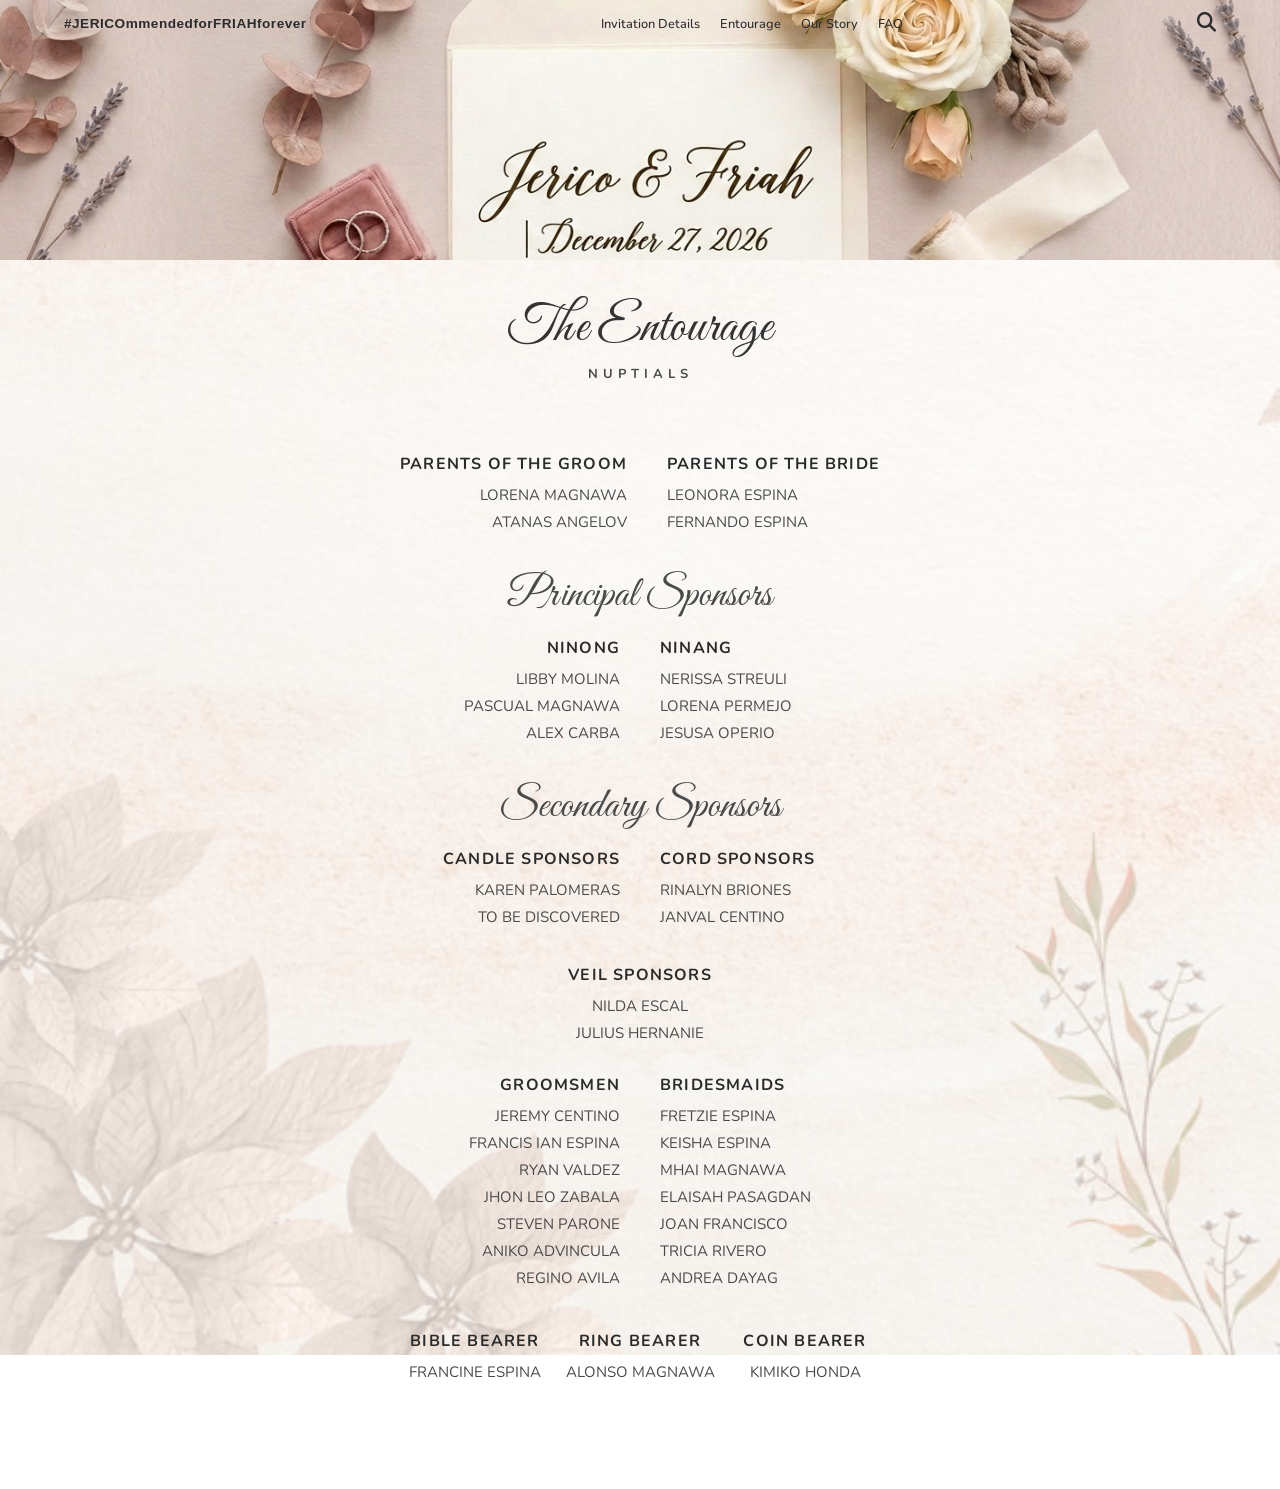
<file: entourage.html>
<!DOCTYPE html>
<html lang="en">
<head>
  <meta charset="UTF-8">
  <meta name="viewport" content="width=device-width, initial-scale=1.0">
  <title>Entourage | Jerico & Friah</title>

  <!-- Google Fonts: Great Vibes & Nunito -->
  <link rel="preconnect" href="https://fonts.googleapis.com">
  <link rel="preconnect" href="https://fonts.gstatic.com" crossorigin>
  <link href="https://fonts.googleapis.com/css2?family=Great+Vibes&family=Nunito:wght@400;700&display=swap" rel="stylesheet">

  <link rel="icon" href="images/logo/RingLogo-removebg-preview.png">

  <!-- Font Awesome -->
  <link rel="stylesheet" href="https://cdnjs.cloudflare.com/ajax/libs/font-awesome/6.4.0/css/all.min.css">

  <!-- Custom CSS -->
  <link rel="stylesheet" href="css/styles.css">
</head>
<body>

  <!-- 1. IMAGE BANNER (Pure Graphic, No Text Overlay) -->
  <header class="page-banner"></header>

  <!-- ENTOURAGE MAIN CONTAINER -->
  <main class="entourage-container">

  <!-- 2. THE ENTOURAGE / NUPTIALS TEXT -->
  <div class="page-heading-block">
    <h1 class="script-heading">The Entourage</h1>
    <h2 class="sub-heading">NUPTIALS</h2>
  </div>

  <!-- Dynamic Navbar Placeholder -->
  <div id="navbar-placeholder"></div>

  <!-- ENTOURAGE CONTAINER -->
  <main class="entourage-container">

    <!-- PARENTS SECTION -->
    <div class="entourage-row grid-2">
      <div class="col col-left">
        <h3>Parents of the Groom</h3>
        <p>Lorena Magnawa</p>
        <p>Atanas Angelov</p>
      </div>
      <div class="col col-right">
        <h3>Parents of the Bride</h3>
        <p>Leonora Espina</p>
        <p>Fernando Espina</p>
      </div>
    </div>

    <!-- PRINCIPAL SPONSORS -->
    <div class="script-title">Principal Sponsors</div>
    <div class="entourage-row grid-2">
      <div class="col col-left">
        <h3>Ninong</h3>
        <p>Libby Molina</p>
        <p>Pascual Magnawa</p>
        <p>Alex Carba</p>
      </div>
      <div class="col col-right">
        <h3>Ninang</h3>
        <p>Nerissa Streuli</p>
        <p>Lorena Permejo</p>
        <p>Jesusa Operio</p>
      </div>
    </div>

    <!-- SECONDARY SPONSORS -->
    <div class="script-title">Secondary Sponsors</div>
    <div class="entourage-row grid-2">
      <div class="col col-left">
        <h3>Candle Sponsors</h3>
        <p>Karen Palomeras</p>
        <p>To Be Discovered</p>
      </div>
      <div class="col col-right">
        <h3>Cord Sponsors</h3>
        <p>Rinalyn Briones</p>
        <p>Janval Centino</p>
      </div>
    </div>

    <!-- VEIL SPONSORS -->
    <div class="single-col">
      <h3>Veil Sponsors</h3>
      <p>Nilda Escal</p>
      <p>Julius Hernanie</p>
    </div>

    <!-- BRIDAL PARTY -->
    <div class="entourage-row grid-2">
      <div class="col col-left">
        <h3>Groomsmen</h3>
        <p>Jeremy Centino</p>
        <p>Francis Ian Espina</p>
        <p>Ryan Valdez</p>
        <p>Jhon Leo Zabala</p>
        <p>Steven Parone</p>
        <p>Aniko Advincula</p>
        <p>Regino Avila</p>
      </div>
      <div class="col col-right">
        <h3>Bridesmaids</h3>
        <p>Fretzie Espina</p>
        <p>Keisha Espina</p>
        <p>Mhai Magnawa</p>
        <p>Elaisah Pasagdan</p>
        <p>Joan Francisco</p>
        <p>Tricia Rivero</p>
        <p>Andrea Dayag</p>
      </div>
    </div>

    <!-- BEARERS -->
    <div class="grid-3 bearers-row">
      <div class="col">
        <h3>Bible Bearer</h3>
        <p>Francine Espina</p>
      </div>
      <div class="col">
        <h3>Ring Bearer</h3>
        <p>Alonso Magnawa</p>
      </div>
      <div class="col">
        <h3>Coin Bearer</h3>
        <p>Kimiko Honda</p>
      </div>
    </div>

  </main>

  <script src="js/script.js"></script>
</body>
</html>
</file>
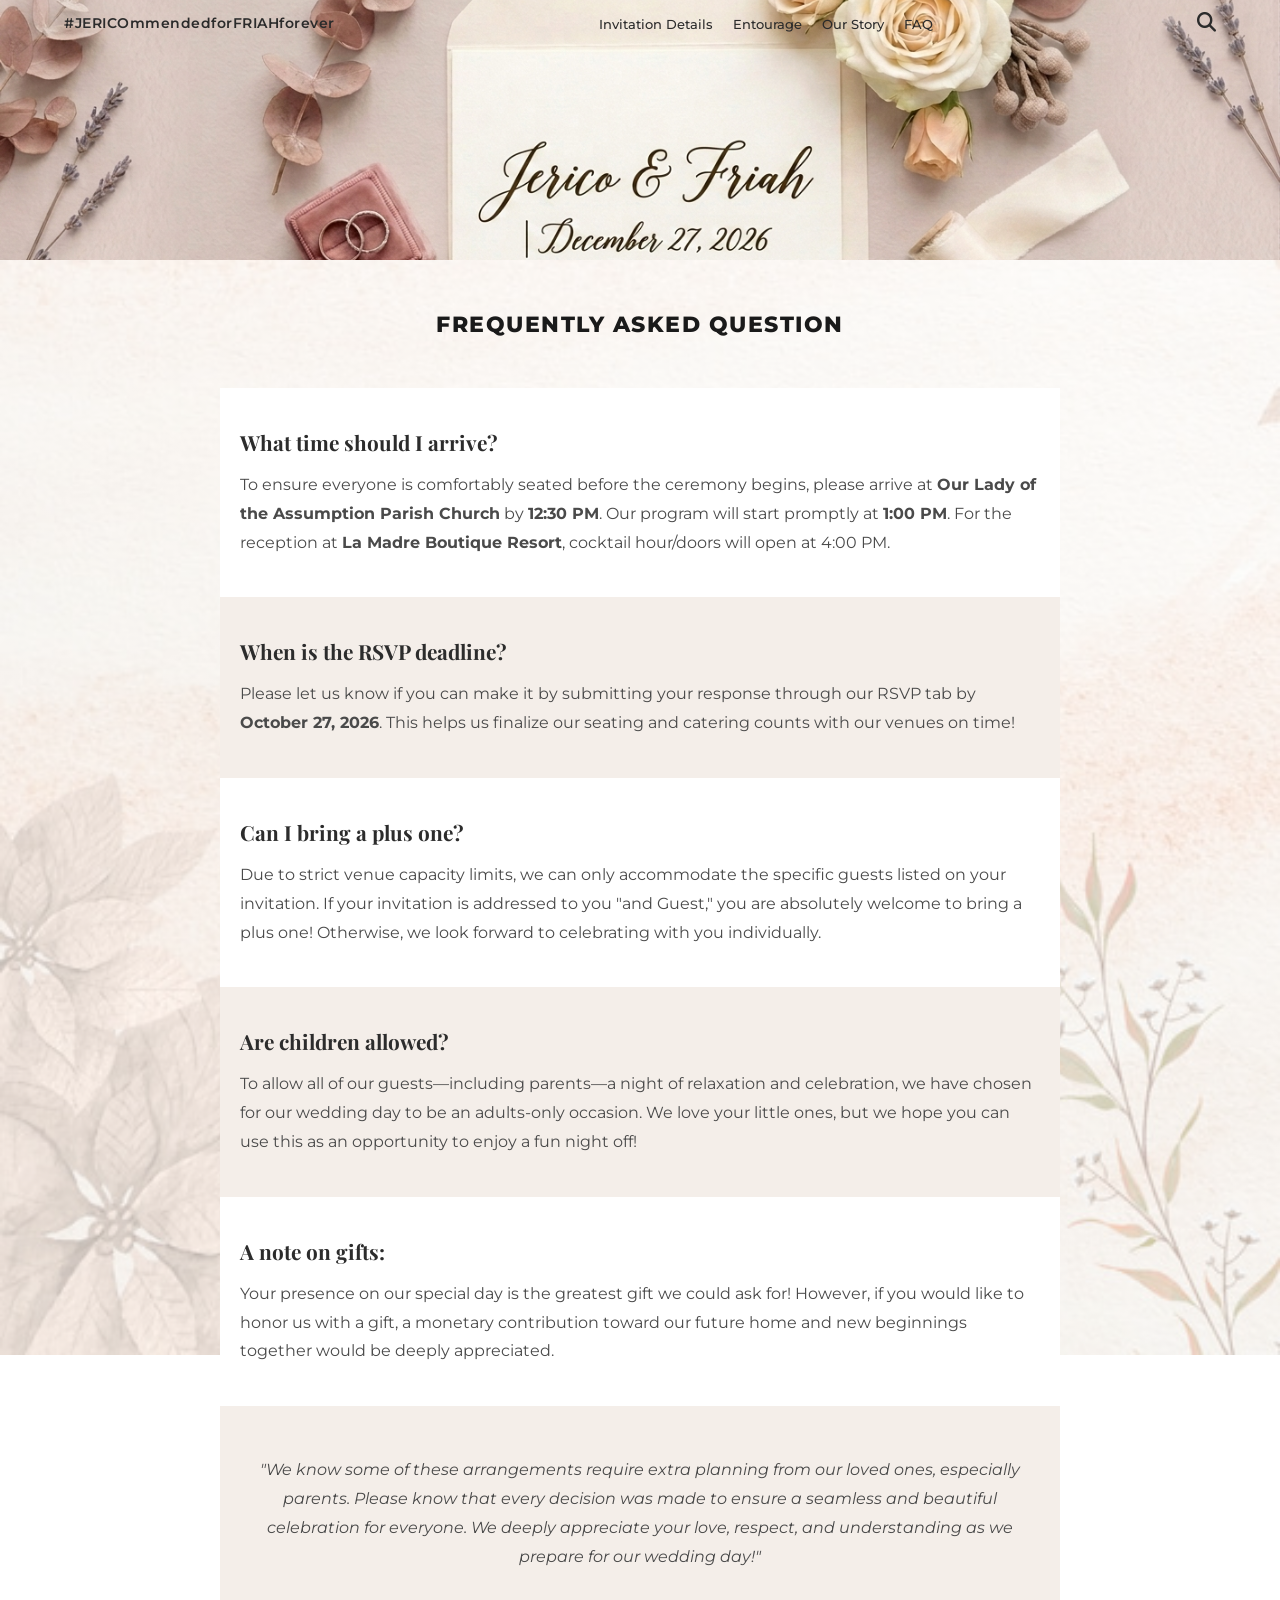
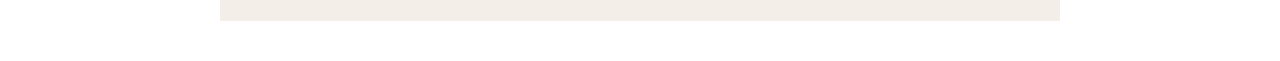
<file: faq.html>
<!DOCTYPE html>
<html lang="en">
<head>
    <meta charset="UTF-8">
    <meta name="viewport" content="width=device-width, initial-scale=1.0">
    <title>FAQ - #JERICOcommendedforFRIAHforever</title>

    <link rel="preconnect" href="https://fonts.googleapis.com">
    <link rel="preconnect" href="https://fonts.gstatic.com" crossorigin>
    <link href="https://fonts.googleapis.com/css2?family=Cormorant+Garamond:ital,wght@1,400;1,600&family=Montserrat:wght@600;700&family=Nunito:wght@400;600;700&family=Playfair+Display:wght@600;700&family=Merriweather:wght@400;700&display=swap" rel="stylesheet">

    <link rel="icon" href="images/logo/RingLogo-removebg-preview.png">

    <link rel="stylesheet" href="https://cdnjs.cloudflare.com/ajax/libs/font-awesome/6.4.0/css/all.min.css">

    <link rel="stylesheet" href="css/styles.css">
</head>
<body>

    <div id="navbar-placeholder"></div>

    <header class="page-banner"></header>

    <main class="faq-page-container">
        
        <div class="faq-header-block">
            <h2 class="faq-header-title">Frequently Asked Question</h2>
        </div>

        <div class="faq-list-container">
        <!-- Item 1 -->
        <div class="faq-block">
            <div class="faq-content-inner">
                <h3 class="faq-question">What time should I arrive?</h3>
                <p class="faq-answer">To ensure everyone is comfortably seated before the ceremony begins, please arrive at <strong>Our Lady of the Assumption Parish Church</strong> by <strong>12:30 PM</strong>. Our program will start promptly at <strong>1:00 PM</strong>. For the reception at <strong>La Madre Boutique Resort</strong>, cocktail hour/doors will open at 4:00 PM.</p>
            </div>
        </div>

        <!-- Item 2 -->
        <div class="faq-block">
            <div class="faq-content-inner">
                <h3 class="faq-question">When is the RSVP deadline?</h3>
                <p class="faq-answer">Please let us know if you can make it by submitting your response through our RSVP tab by <strong>October 27, 2026</strong>. This helps us finalize our seating and catering counts with our venues on time!</p>
            </div>
        </div>

        <!-- Item 3 -->
        <div class="faq-block">
            <div class="faq-content-inner">
                <h3 class="faq-question">Can I bring a plus one?</h3>
                <p class="faq-answer">Due to strict venue capacity limits, we can only accommodate the specific guests listed on your invitation. If your invitation is addressed to you "and Guest," you are absolutely welcome to bring a plus one! Otherwise, we look forward to celebrating with you individually.</p>
            </div>
        </div>

        <!-- Item 4 -->
        <div class="faq-block">
            <div class="faq-content-inner">
                <h3 class="faq-question">Are children allowed?</h3>
                <p class="faq-answer">To allow all of our guests—including parents—a night of relaxation and celebration, we have chosen for our wedding day to be an adults-only occasion. We love your little ones, but we hope you can use this as an opportunity to enjoy a fun night off!</p>
            </div>
        </div>

        <!-- Item 5 -->
        <div class="faq-block">
            <div class="faq-content-inner">
                <h3 class="faq-question">A note on gifts:</h3>
                <p class="faq-answer">Your presence on our special day is the greatest gift we could ask for! However, if you would like to honor us with a gift, a monetary contribution toward our future home and new beginnings together would be deeply appreciated.</p>
            </div>
        </div>
    </div>

    <!-- CLOSING MESSAGE -->
    <div class="faq-closing-note">
        <div class="faq-content-inner">
            <p>"We know some of these arrangements require extra planning from our loved ones, especially parents. Please know that every decision was made to ensure a seamless and beautiful celebration for everyone. We deeply appreciate your love, respect, and understanding as we prepare for our wedding day!"</p>
        </div>
    </div>

    </main>

    <script src="js/script.js"></script>
</body>
</html>
</file>
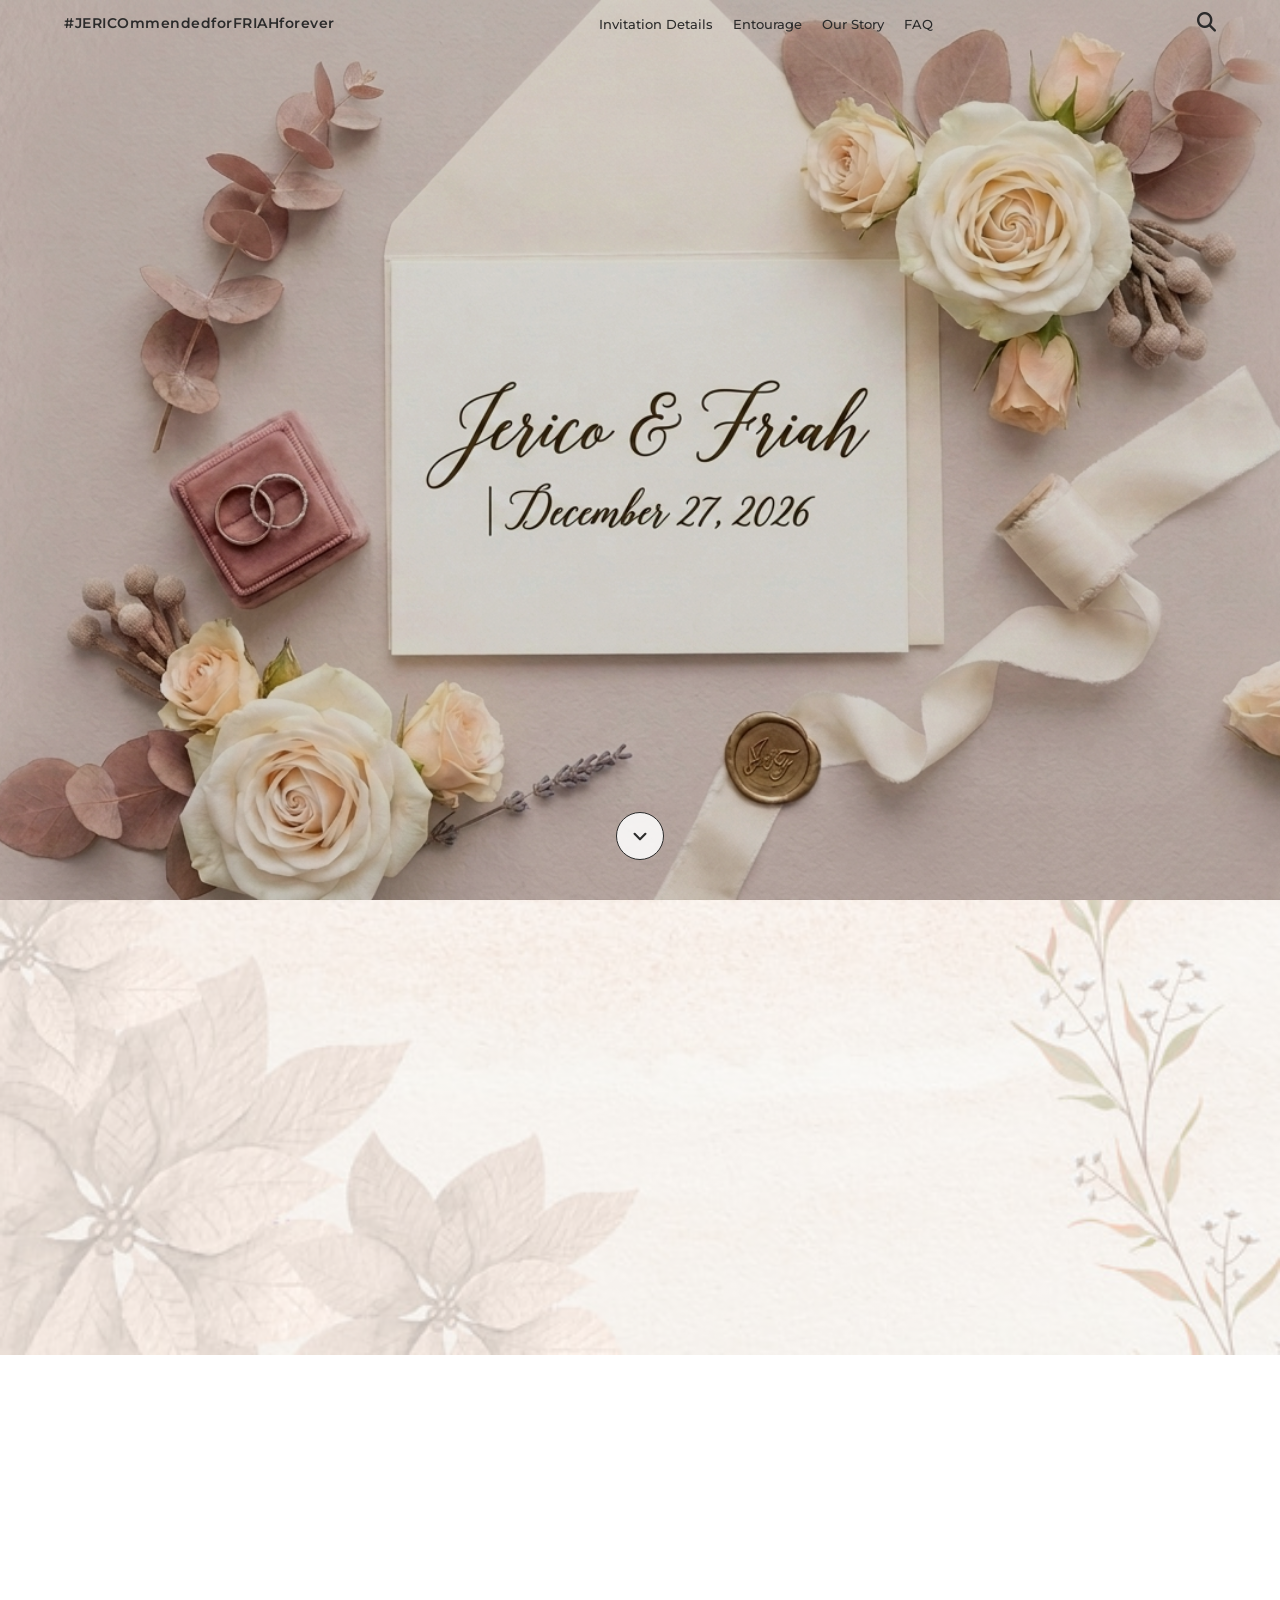
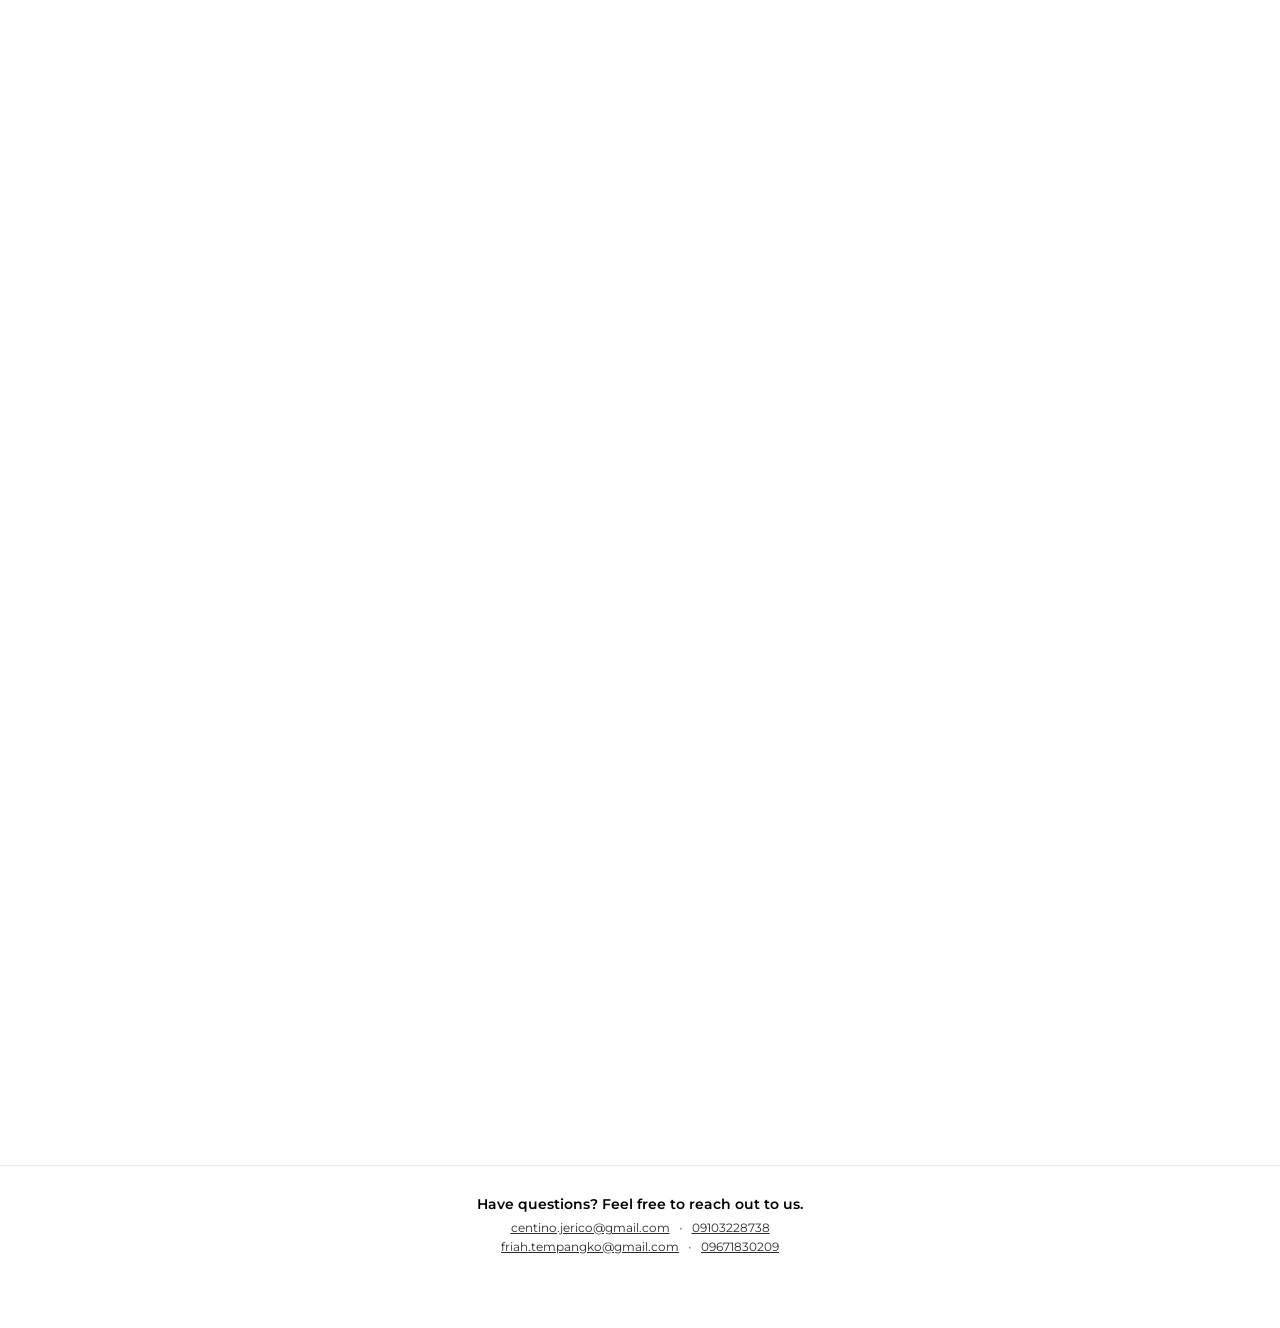
<file: invitation-details.html>
<!DOCTYPE html>
<html lang="en">
<head>
  <meta charset="UTF-8">
  <meta name="viewport" content="width=device-width, initial-scale=1.0">
  <meta name="description" content="Wedding Invitation for Jerico and Friah - December 27, 2026">
  <title>Jerico & Friah Wedding Invitation</title>
  
  <!-- Fonts -->
  <link rel="preconnect" href="https://fonts.googleapis.com">
  <link rel="preconnect" href="https://fonts.gstatic.com" crossorigin>
  <link href="https://fonts.googleapis.com/css2?family=Cormorant+Garamond:ital,wght@0,400;0,600;1,400&family=Great+Vibes&family=Montserrat:wght@300;400;500;600&display=swap" rel="stylesheet">
  
  <link rel="icon" href="images/logo/RingLogo-removebg-preview.png">
  
  <!-- Font Awesome Icons -->
  <link rel="stylesheet" href="https://cdnjs.cloudflare.com/ajax/libs/font-awesome/6.5.1/css/all.min.css">

  <!-- Custom Styles -->
  <link rel="stylesheet" href="css/styles.css">
</head>
<body>

  <!-- PLACEHOLDER FOR NAVBAR -->
  <div id="navbar-placeholder"></div>

  <!-- 1. FULL SCREEN HERO BANNER -->
  <header class="hero-banner" id="hero">
    <div class="hero-overlay">
      <div class="hero-text-container">
      </div>

      <!-- DOWN ARROW BUTTON -->
      <button class="scroll-down-btn" id="scrollBtn" aria-label="Scroll Down">
        <svg viewBox="0 0 24 24" class="arrow-icon">
          <path d="M7 10l5 5 5-5" stroke="currentColor" stroke-width="2" fill="none" stroke-linecap="round" stroke-linejoin="round"/>
        </svg>
      </button>
    </div>
  </header>

  <!-- MAIN CONTENT WRAPPER -->
  <main class="page-container content-hidden" id="mainContent">
    
    <!-- 2. COUNTDOWN TIMER SECTION -->
    <section class="section countdown-section">
      <h2 class="section-title script-title">Counting Down to Our Church Blessing</h2>
      
      <div class="countdown-timer">
        <div class="time-box">
          <span class="number" id="days">00</span>
          <span class="label">DAYS</span>
        </div>
        <span class="time-separator">:</span>
        <div class="time-box">
          <span class="number" id="hours">00</span>
          <span class="label">HOURS</span>
        </div>
        <span class="time-separator">:</span>
        <div class="time-box">
          <span class="number" id="minutes">00</span>
          <span class="label">MINUTES</span>
        </div>
        <span class="time-separator">:</span>
        <div class="time-box">
          <span class="number" id="seconds">00</span>
          <span class="label">SECONDS</span>
        </div>
      </div>

      <div class="bible-quote">
        <p class="quote-text">“Where you go, I will go, and where you stay, I will stay”</p>
        <p class="quote-verse">- Ruth 1:16</p>
      </div>
    </section>

    <!-- 3. FEATURED IMAGE DIVIDER #1 -->
    <div class="feature-divider">
      <img src="images/gallery/b0a08b4ac19c5baf18c43be0437990a9.jpg" alt="Couple Illustration" class="divider-img">
    </div>

    <!-- 4. TIMELINE EVENT SECTION -->
    <section class="section timeline-section">
      <h2 class="section-title script-title">Our Timeline Event</h2>
      
      <div class="timeline">
        <div class="timeline-item">
          <div class="timeline-icon">
            <svg viewBox="0 0 24 24"><path d="M12 2L3 9v12h18V9l-9-7zm0 2.8L19 10v9H5v-9l7-5.2zM11 13h2v6h-2v-6z" fill="currentColor"/></svg>
          </div>
          <div class="timeline-content">
            <span class="time">1:00 PM</span>
            <span class="event-title">CEREMONY</span>
          </div>
        </div>

        <div class="timeline-item">
          <div class="timeline-icon">
            <svg viewBox="0 0 24 24"><path d="M4 4h3l2-2h6l2 2h3a2 2 0 012 2v12a2 2 0 01-2 2H4a2 2 0 01-2-2V6a2 2 0 012-2zm8 3a5 5 0 100 10 5 5 0 000-10zm0 2a3 3 0 110 6 3 3 0 010-6z" fill="currentColor"/></svg>
          </div>
          <div class="timeline-content">
            <span class="time">2:30 PM</span>
            <span class="event-title">PHOTOSHOOT</span>
          </div>
        </div>

        <div class="timeline-item">
          <div class="timeline-icon">
            <svg viewBox="0 0 24 24"><path d="M5 2h14v7a7 7 0 01-7 7 7 7 0 01-7-7V2zm2 2v5a5 5 0 0010 0V4H7zm5 13v3H8v2h8v-2h-4v-3z" fill="currentColor"/></svg>
          </div>
          <div class="timeline-content">
            <span class="time">3:30 PM</span>
            <span class="event-title">TOASTS</span>
          </div>
        </div>

        <div class="timeline-item">
          <div class="timeline-icon">
            <svg viewBox="0 0 24 24"><path d="M11 2v20H9V12H6V2h2v8h1V2h2zm10 0v20h-2v-8h-3V2h5zm-2 2h-1v6h1V4z" fill="currentColor"/></svg>
          </div>
          <div class="timeline-content">
            <span class="time">4:00 PM</span>
            <span class="event-title">DINNER</span>
          </div>
        </div>

        <div class="timeline-item">
          <div class="timeline-icon">
            <svg viewBox="0 0 24 24"><path d="M12 2a2 2 0 00-2 2v2H5a2 2 0 00-2 2v12a2 2 0 002 2h14a2 2 0 002-2V8a2 2 0 00-2-2h-5V4a2 2 0 00-2-2zm0 2a1 1 0 011 1v1h-2V5a1 1 0 011-1zm-7 6h14v3H5v-3zm0 5h14v5H5v-5z" fill="currentColor"/></svg>
          </div>
          <div class="timeline-content">
            <span class="time">5:30 PM</span>
            <span class="event-title">CAKE</span>
          </div>
        </div>

        <div class="timeline-item">
          <div class="timeline-icon">
            <svg viewBox="0 0 24 24"><path d="M12 2l2.4 7.4H22l-6 4.6 2.3 7.2-6.3-4.6-6.3 4.6 2.3-7.2-6-4.6h7.6z" fill="currentColor"/></svg>
          </div>
          <div class="timeline-content">
            <span class="time">6:00 PM</span>
            <span class="event-title">PARTY TIME!</span>
          </div>
        </div>
      </div>
    </section>

    <!-- 5. FEATURED IMAGE DIVIDER #2 -->
    <div class="feature-divider">
      <img src="images/gallery/b0a08b4ac19c5baf18c43be0437990a9.jpg" alt="Couple Illustration" class="divider-img">
    </div>

    <!-- 6. VENUES SECTION -->
    <section class="section venues-section">
        <div class="venues-wrapper">
            
            <!-- Ceremony -->
            <div class="venue-card">
                <h2 class="section-title script-title">The Ceremony</h2>
                <h3 class="venue-name">Our Lady of the Assumption Parish Church</h3>
                <p class="venue-address">Real Street, Barangay Asuncion, Tanauan, 6502 Leyte, Philippines</p>
                <div class="venue-image-container">
                    <img src="images/venue/Tanauan_(Leyte)_Church.jpg" alt="Our Lady of the Assumption Parish Church">
                </div>
                <a href="https://maps.google.com/?q=Our+Lady+of+the+Assumption+Parish+Church+Tanauan+Leyte" target="_blank" rel="noopener noreferrer" class="btn-navigate">CLICK TO NAVIGATE</a>
            </div>

            <hr class="section-divider desktop-only">

            <!-- Reception -->
            <div class="venue-card">
                <h2 class="section-title script-title">The Reception</h2>
                <h3 class="venue-name">La Madre Boutique Resort</h3>
                <p class="venue-address">Barangay Tanghas, Tolosa, Leyte 6503, Philippines</p>
                <div class="venue-image-container">
                    <img src="images/venue/LaMadre.png" alt="La Madre Boutique Resort">
                </div>
                <a href="https://maps.google.com/?q=La+Madre+Boutique+Resort+Tolosa+Leyte" target="_blank" rel="noopener noreferrer" class="btn-navigate">CLICK TO NAVIGATE</a>
            </div>

        </div>
    </section>

    <hr class="section-divider">

    <!-- 7. DRESS CODE SECTION -->
    <section class="section dress-code-section">
      <h2 class="section-title script-title">Dress Code</h2>
      <p class="guest-subtitle">GUESTS:</p>

      <div class="dress-code-grid">
        <div class="dress-code-col">
          <h4>Ladies:</h4>
          <p>Dress / Semi-formal Attire</p>
          <p class="note">(Filipiniana are appreciated)</p>
        </div>
        
        <div class="dress-code-col">
          <h4>Gentlemen:</h4>
          <p>Polo Shirt / Black Pants or Denim Jeans / Semi-formal Attire</p>
        </div>
      </div>

      <div class="palette-wrapper">
        <p class="palette-title">COLOR PALETTE:</p>
        <div class="palette-container">
          <span class="color-circle color-1"></span>
          <span class="color-circle color-2"></span>
          <span class="color-circle color-3"></span>
          <span class="color-circle color-4"></span>
        </div>
      </div>
    </section>

    <hr class="section-divider">

    <!-- 8. SPONSOR SECTION -->
    <section class="section sponsor-section">
      <h3 class="sponsor-title">PRINCIPAL SPONSOR</h3>
      <div class="sponsor-image-container">
        <img src="images/hero-bg/transparent-hero.png" alt="Principal Sponsor Attire">
      </div>
    </section>

    <!-- RSVP BUTTON -->
    <div class="rsvp-wrapper">
      <a href="https://docs.google.com/forms/d/e/1FAIpQLSf6k_4MgR-NS4X7A2ayrBIfRmYhIMLCKbOW1KfPCykEhQ_JWg/viewform" 
        target="_blank" 
        rel="noopener noreferrer" 
        class="btn-rsvp">RSVP</a>
    </div>

  </main>

  <!-- 9. FOOTER -->
  <footer class="site-footer">
    <p class="footer-question">Have questions? Feel free to reach out to us.</p>
    <div class="contact-links">
      <a href="mailto:centino.jerico@gmail.com">centino.jerico@gmail.com</a>
      <span class="divider-dot">•</span>
      <a href="tel:09103228738">09103228738</a>
    </div>
    <div class="contact-links">
      <a href="mailto:friah.tempangko@gmail.com">friah.tempangko@gmail.com</a>
      <span class="divider-dot">•</span>
      <a href="tel:09671830209">09671830209</a>
    </div>
  </footer>

  <!-- Scripts -->
  <script src="js/script.js"></script>
</body>
</html>
</file>
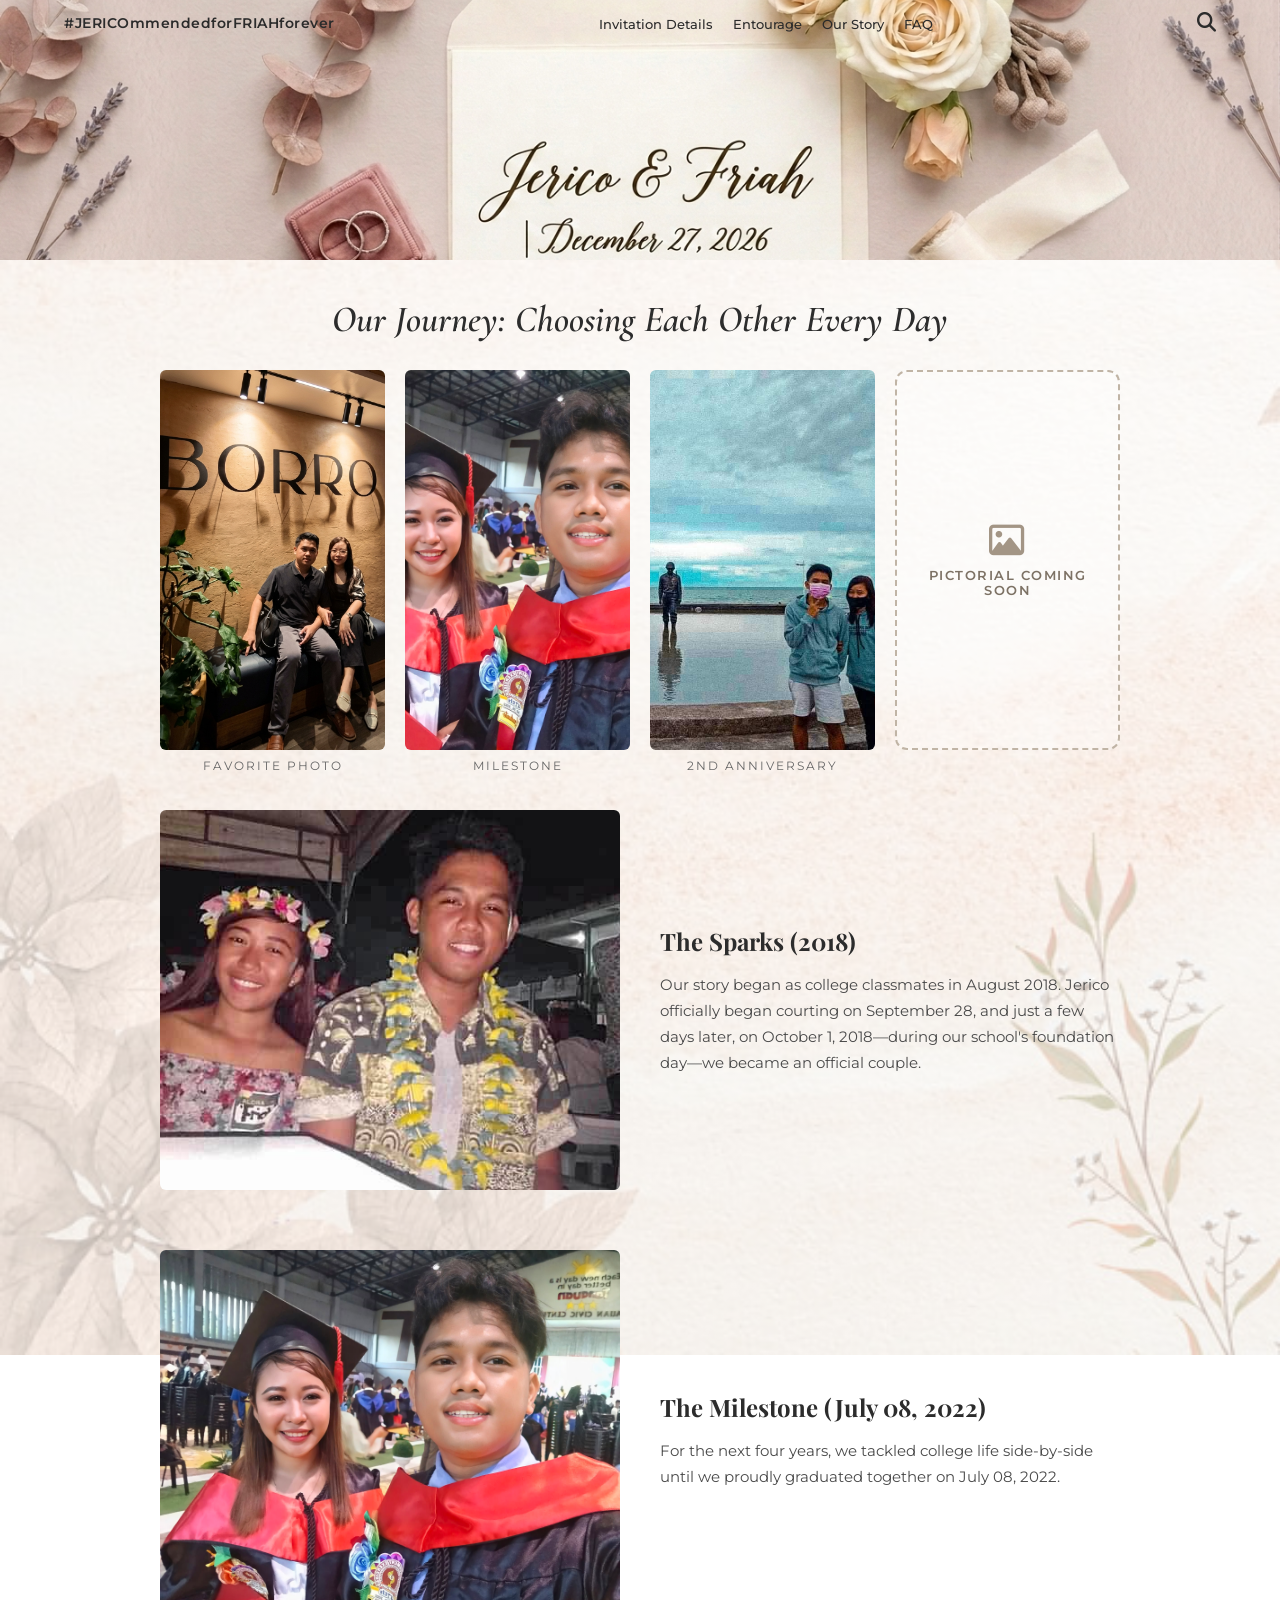
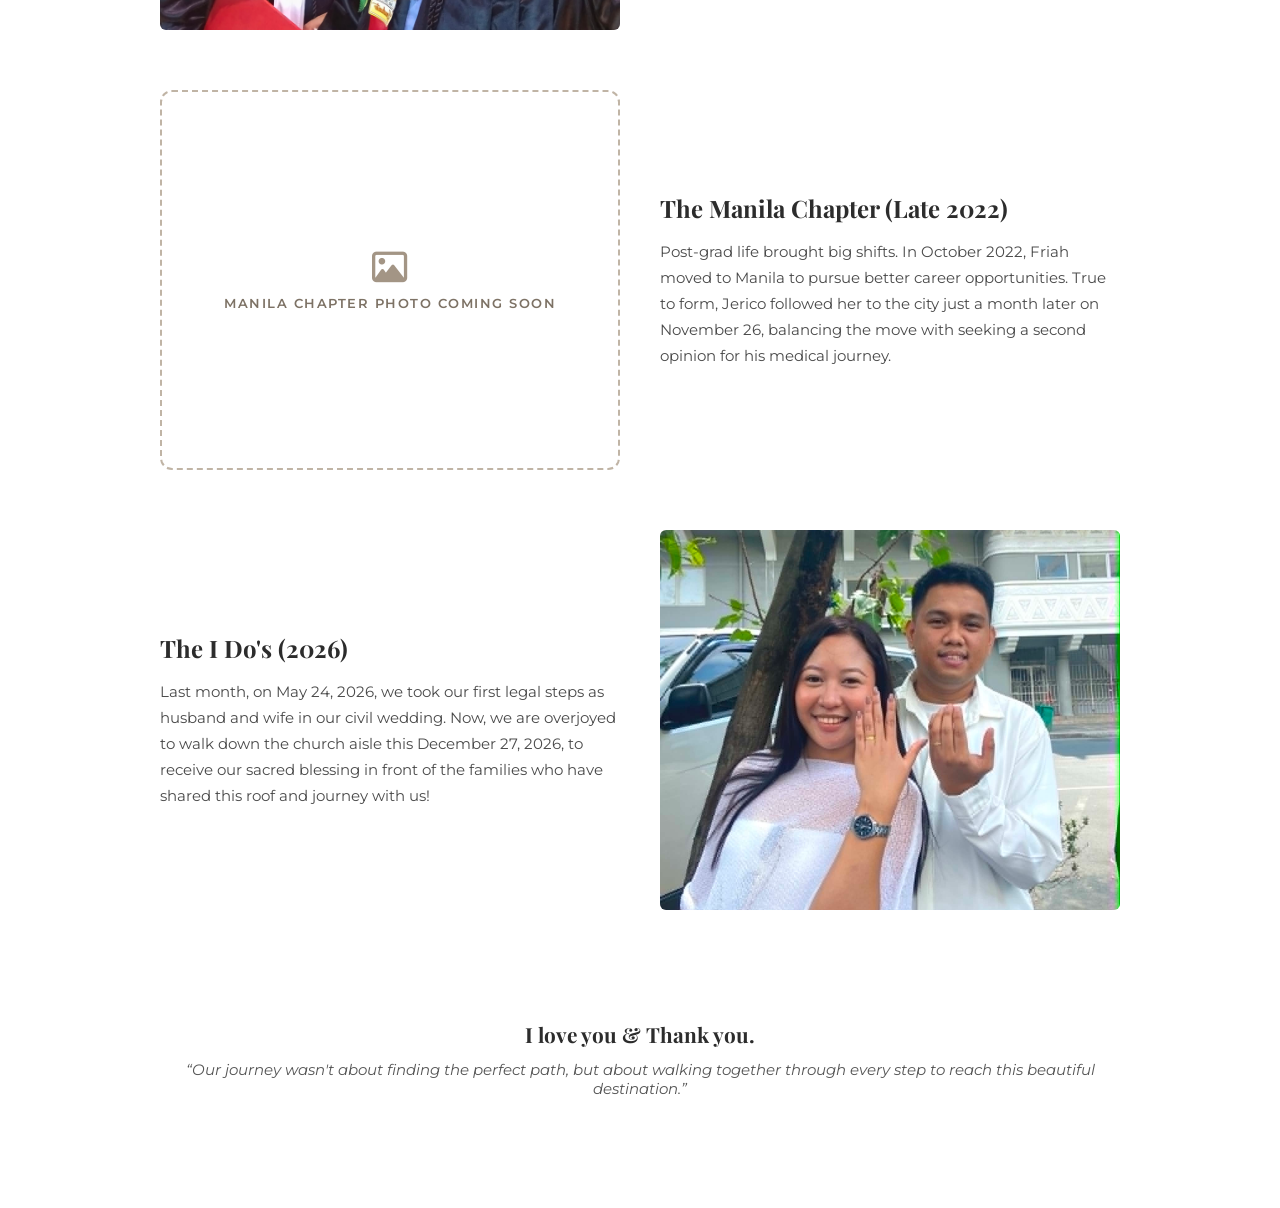
<file: our-story.html>
<!DOCTYPE html>
<html lang="en">
<head>
    <meta charset="UTF-8">
    <meta name="viewport" content="width=device-width, initial-scale=1.0">
    <title>Our Story - Jerico & Friah</title>

    <!-- GOOGLE FONTS -->
    <link rel="preconnect" href="https://fonts.googleapis.com">
    <link rel="preconnect" href="https://fonts.gstatic.com" crossorigin>
    <link href="https://fonts.googleapis.com/css2?family=Cormorant+Garamond:ital,wght@1,400;1,600&family=Montserrat:wght@600;700&family=Nunito:wght@400;600;700&family=Playfair+Display:wght@600;700&family=Merriweather:wght@400;700&display=swap" rel="stylesheet">

    <link rel="icon" href="images/logo/RingLogo-removebg-preview.png">

    <!-- FONT AWESOME FOR ICONS -->
    <link rel="stylesheet" href="https://cdnjs.cloudflare.com/ajax/libs/font-awesome/6.4.0/css/all.min.css">

    <!-- CSS STYLESHEET -->
    <link rel="stylesheet" href="css/styles.css">
</head>
<body>

    <!-- DYNAMIC NAVBAR PLACEHOLDER (loaded by js/script.js, matches every other page) -->
    <div id="navbar-placeholder"></div>

    <!-- PAGE BANNER -->
    <div class="page-banner"></div>

    <!-- MAIN CONTENT: OUR STORY -->
    <main class="story-page">
        <!-- Page Heading -->
        <div class="page-heading-block">
            <h2 class="script-heading">Our Journey: Choosing Each Other Every Day</h2>
        </div>

        <!-- Story Timeline Container -->
        <div class="story-container">

            <!-- Top Row: Photo Gallery Grid Preview (Matching Desktop View) -->
            <div class="story-gallery-grid">
                <div class="story-card">
                    <div class="story-img-wrapper">
                        <img src="images/story-img/Gala.jpg" alt="Favorite Photo">
                        <span class="img-caption">FAVORITE PHOTO</span>
                    </div>
                </div>
                <div class="story-card">
                    <div class="story-img-wrapper">
                        <img src="images/story-img/Milestone-Grad_pic.jpg" alt="Milestone">
                        <span class="img-caption">MILESTONE</span>
                    </div>
                </div>
                <div class="story-card">
                    <div class="story-img-wrapper">
                        <img src="images/story-img/2nd-anniv.jpg" alt="Milestone">
                        <span class="img-caption">2nd ANNIVERSARY</span>
                    </div>
                </div>
                <div class="story-card story-card--placeholder">
                    <div class="story-img-placeholder">
                        <i class="fa-regular fa-image"></i>
                        <span>Pictorial Coming Soon</span>
                    </div>
                </div>
            </div>

            <!-- Section 1: The Sparks (2018) + Actual Photo -->
            <div class="story-split-row">
                <div class="story-text">
                    <h3>The Sparks (2018)</h3>
                    <p>Our story began as college classmates in August 2018. Jerico officially began courting on September 28, and just a few days later, on October 1, 2018—during our school's foundation day—we became an official couple.</p>
                </div>
                <div class="story-card">
                    <div class="story-img-wrapper">
                        <img src="images/story-img/2018-FoundationDay.jpg" alt="The Sparks 2018">
                    </div>
                </div>
            </div>

            <!-- Section 2: The Milestone (July 08, 2022) + Graduation Photo -->
            <div class="story-split-row">
                <div class="story-card">
                    <div class="story-img-wrapper">
                        <img src="images/story-img/Milestone-Grad_pic.jpg" alt="Graduation Milestone">
                    </div>
                </div>
                <div class="story-text">
                    <h3>The Milestone (July 08, 2022)</h3>
                    <p>For the next four years, we tackled college life side-by-side until we proudly graduated together on July 08, 2022.</p>
                </div>
            </div>

            <!-- Section 3: The Manila Chapter (Late 2022) + Placeholder -->
            <div class="story-split-row">
                <div class="story-text">
                    <h3>The Manila Chapter (Late 2022)</h3>
                    <p>Post-grad life brought big shifts. In October 2022, Friah moved to Manila to pursue better career opportunities. True to form, Jerico followed her to the city just a month later on November 26, balancing the move with seeking a second opinion for his medical journey.</p>
                </div>
                <div class="story-card story-card--placeholder">
                    <div class="story-img-placeholder">
                        <i class="fa-regular fa-image"></i>
                        <span>Manila Chapter Photo Coming Soon</span>
                    </div>
                </div>
            </div>

            <!-- Section 4: The I Do's (2026) + Civil Wedding Photo -->
            <div class="story-split-row">
                <div class="story-text">
                    <h3>The I Do's (2026)</h3>
                    <p>Last month, on May 24, 2026, we took our first legal steps as husband and wife in our civil wedding. Now, we are overjoyed to walk down the church aisle this December 27, 2026, to receive our sacred blessing in front of the families who have shared this roof and journey with us!</p>
                </div>
                <div class="story-card">
                    <div class="story-img-wrapper">
                        <img src="images/story-img/Civil-Wedding.jpg" alt="Civil Wedding">
                    </div>
                </div>
            </div>

            <!-- Closing Note -->
            <div class="story-closing">
                <h3>I love you & Thank you.</h3>
                <p>“Our journey wasn't about finding the perfect path, but about walking together through every step to reach this beautiful destination.”</p>
            </div>

        </div>
    </main>

    <!-- JAVASCRIPT -->
  <script src="js/script.js"></script>
</body>
</html>
</file>
<file: css/styles.css>
/* =======================================
   1. RESET & BASE STYLES
======================================= */
* {
    margin: 0;
    padding: 0;
    box-sizing: border-box;
}

html {
    scroll-behavior: smooth;
}

body {
    min-height: 100vh;
    display: flex;
    flex-direction: column;
    justify-content: center;
    align-items: center;
    font-family: 'Montserrat', sans-serif;
    padding: 0 0 40px 0;
    background: 
        linear-gradient(rgba(255, 255, 255, 0.55), rgba(255, 255, 255, 0.55)),
        url("../images/canva-brown-watercolor-floral-aesthetic-background-document-a4-HhONKwvtEq4.jpg") 
        center/cover no-repeat fixed;
}


/* =======================================
   NAVBAR BASE & TRANSPARENCY STYLES
======================================= */
.navbar {
    position: fixed;
    top: 0;
    left: 0;
    width: 100%;
    z-index: 1000;
    padding: 12px 0;
    transition: background-color 0.4s ease, color 0.4s ease, box-shadow 0.4s ease;
    background-color: transparent;
}

.nav-container {
    display: flex;
    justify-content: space-between;
    align-items: center;
    padding: 0 24px;
    width: 100%;
    max-width: 1200px;
    margin: 0 auto;
}

.nav-left, .nav-right {
    display: flex;
    align-items: center;
    gap: 12px;
}

.navbar-brand, 
.nav-logo, 
.navbar .brand {
    font-family: 'Great Vibes', cursive;
    font-size: 1.4rem;
    color: #2b2b2b;
    text-decoration: none;
    transition: color 0.3s ease;
}

.navbar.scrolled .navbar-brand,
.navbar.scrolled .nav-logo,
.navbar.scrolled .brand {
    color: #ffffff;
}

.navbar.transparent {
    background-color: transparent;
    box-shadow: none;
}

.navbar.transparent .nav-hashtag,
.navbar.transparent .nav-links a,
.navbar.transparent .hamburger,
.navbar.transparent .nav-search-icon,
.navbar.transparent .navbar-brand {
    color: #2b2b2b;
    text-shadow: none;
}

.navbar.scrolled {
    background-color: rgba(43, 43, 43, 0.95);
    backdrop-filter: blur(8px);
    box-shadow: 0 2px 10px rgba(0, 0, 0, 0.2);
}

.navbar.scrolled .nav-hashtag,
.navbar.scrolled .nav-links a,
.navbar.scrolled .hamburger,
.navbar.scrolled .nav-search-icon,
.navbar.scrolled .navbar-brand {
    color: #ffffff;
}

.hamburger, .nav-search-icon {
    background: none;
    border: none;
    font-size: 1.2rem;
    cursor: pointer;
    transition: color 0.3s ease;
}

.nav-hashtag {
    font-family: 'Montserrat', sans-serif;
    font-size: 0.85rem;
    font-weight: 600;
    text-decoration: none;
    letter-spacing: 0.5px;
}

.nav-links {
    display: flex;
    list-style: none;
    gap: 20px;
    margin: 0;
    padding: 0;
}

.nav-links a {
    text-decoration: none;
    font-size: 0.8rem;
    font-weight: 500;
    transition: color 0.3s ease;
}

.nav-links a:hover,
.nav-links a.active {
    color: #cda27a;
}

@media (max-width: 850px) {
    .nav-links {
        display: none;
    }
    .hamburger {
        display: block;
    }
}

@media (min-width: 851px) {
    .hamburger {
        display: none;
    }
}


/* =======================================
   MOBILE SIDE DRAWER
======================================= */
.side-drawer {
    position: fixed;
    top: 0;
    left: -280px;
    width: 280px;
    height: 100vh;
    background-color: #2b2b2b;
    z-index: 2000;
    padding: 60px 24px 30px;
    transition: left 0.35s ease;
}

.side-drawer.active {
    left: 0;
}

.close-btn {
    position: absolute;
    top: 15px;
    right: 20px;
    background: none;
    border: none;
    color: #ffffff;
    font-size: 2rem;
    cursor: pointer;
}

.drawer-links {
    list-style: none;
    padding: 0;
}

.drawer-links li {
    margin-bottom: 20px;
}

.drawer-links a {
    color: #ffffff;
    text-decoration: none;
    font-size: 0.9rem;
    text-transform: uppercase;
    letter-spacing: 1px;
}

.nav-overlay {
    position: fixed;
    inset: 0;
    background: rgba(0, 0, 0, 0.5);
    z-index: 1500;
    opacity: 0;
    pointer-events: none;
    transition: opacity 0.35s ease;
}

.nav-overlay.active {
    opacity: 1;
    pointer-events: auto;
}


/* =======================================
   LANDING PAGE, HERO & ENVELOPE STYLES
======================================= */
.landing-page {
    width: min(90%, 900px);
    display: flex;
    flex-direction: column;
    justify-content: center;
    align-items: center;
    gap: 40px;
    margin-top: 40px;
}

.hero {
    display: flex;
    flex-direction: column;
    align-items: center;
    width: 100%;
}

.click-text {
    font-family: 'Cinzel', serif;
    font-size: 1rem;
    letter-spacing: 4px;
    color: #9c8365;
    margin-bottom: 8px;
    transition: opacity 0.4s ease;
}

.wedding-title {
    font-family: 'Cinzel', serif;
    font-size: 1.6rem;
    font-weight: 600;
    letter-spacing: 6px;
    color: #6b1d25;
    margin-bottom: 30px;
    text-align: center;
}

.envelope-wrapper {
    position: relative;
    width: 500px;
    height: 380px; 
    animation: float 3.5s ease-in-out infinite; 
}

.floral-decoration {
    position: absolute;
    width: 170px; /* Sized down slightly so they don't overpower the card */
    height: auto;
    z-index: 10; 
    pointer-events: none;
    filter: drop-shadow(0 4px 8px rgba(0,0,0,0.15));
}

/* Top-left: Pushed higher and slightly outward so it hugs the outer corner, clear of the inner letter text */
.floral-top-left {
    top: -30px;
    left: -50px;
    transform: rotate(-12deg);
}

/* Bottom-right: Pushed higher up into the lower corner and slightly outward */
.floral-bottom-right {
    bottom: -35px;
    right: -50px;
    transform: rotate(160deg);
}


#envelope {
    position: relative;
    width: 100%;
    height: 100%;
    background: #d4bea1;
    border-radius: 8px;
    cursor: pointer;
    box-shadow: 0 18px 35px rgba(0, 0, 0, 0.18);
}

.flap {
    position: absolute;
    top: 0;
    left: 0;
    width: 0;
    height: 0;
    border-top: 190px solid #e4d2bb;
    border-left: 250px solid transparent;
    border-right: 250px solid transparent;
    transform-origin: top;
    transition: transform .8s ease, z-index 0.8s ease;
    z-index: 6;
}

#envelope::after {
    content: "";
    position: absolute;
    bottom: 0;
    left: 0;
    border-top: 190px solid transparent;
    border-left: 250px solid #ccb292;
    border-right: 250px solid #ccb292;
    border-bottom: 190px solid #ccb292;
    border-radius: 0 0 8px 8px;
    z-index: 5;
    pointer-events: none;
}

.letter {
    position: absolute;
    left: 50%;
    transform: translateX(-50%) translateY(10px); 
    width: 90%;
    min-height: 340px;
    background: #fff;
    border-radius: 8px;
    display: flex;
    flex-direction: column;
    justify-content: center;
    align-items: center;
    gap: 8px;
    z-index: 2;
    transition: transform .8s ease, z-index .8s ease;
    box-shadow: 0 8px 18px rgba(0, 0, 0, .12);
    padding: 20px;
    box-sizing: border-box;
}

.letter h1 {
    font-family: 'Great Vibes', cursive;
    font-size: 2.6rem;
    color: #68131c;
    text-align: center;
    margin-bottom: 0;
}

.letter p {
    font-family: 'Cinzel', serif;
    letter-spacing: 3px;
    color: #3b2a2a;
    font-size: .7rem;
    text-align: center;
    margin: 0;
}

.welcome-msg {
    font-family: 'Montserrat', sans-serif;
    font-size: 0.75rem;
    line-height: 1.4;
    color: #2c2c2c;
    margin: 8px 0;
    text-align: center;
}

.btn {
    margin-top: 10px;
    text-decoration: none;
    color: #d4af37;
    background: #68131c;
    padding: 12px 28px;
    border-radius: 50px;
    border: 2px solid #d4af37;
    font-family: 'Cinzel', serif;
    font-size: 0.85rem;
    transition: .3s;
    display: inline-block;
}

.btn:hover {
    background: #7c1d28;
}

.seal {
    position: absolute;
    left: 50%;
    top: 52%;
    transform: translate(-50%, -50%);
    width: 70px;
    height: 70px;
    border-radius: 50%;
    background: radial-gradient(circle, #e7cb73, #b88808, #775702);
    border: 2px solid gold;
    display: flex;
    justify-content: center;
    align-items: center;
    font-family: 'Cinzel', serif;
    font-weight: bold;
    color: #4b3205;
    z-index: 10;
    transition: .4s;
    box-shadow: 0 4px 10px rgba(0,0,0,0.2);
}

#envelope.open .flap {
    transform: rotateX(180deg);
    z-index: 1;
}

#envelope.open .letter {
    transform: translateX(-50%) translateY(-10px);
    z-index: 8;
}

#envelope.open .seal {
    opacity: 0;
    pointer-events: none;
}

/* Music Player / Vinyl Disc Styling */
#music-player-container {
    position: fixed;
    bottom: 20px;
    right: 20px;
    z-index: 9999;
    cursor: pointer;
}

#vinyl-disc {
    width: 60px;
    height: 60px;
    background: radial-gradient(circle, #222 30%, #111 31%, #333 70%, #000 71%);
    border-radius: 50%;
    box-shadow: 0 4px 10px rgba(0,0,0,0.3);
    display: flex;
    align-items: center;
    justify-content: center;
    border: 2px solid #fff;
    animation: spin 4s linear infinite;
    animation-play-state: paused;
}

.vinyl-label {
    width: 22px;
    height: 22px;
    background-color: #b89753;
    border-radius: 50%;
    color: #fff;
    font-size: 8px;
    font-weight: bold;
    display: flex;
    align-items: center;
    justify-content: center;
    border: 1px solid #fff;
}

/* =======================================
   HERO / TITLE SHIFT & CONTRAST FIX ON OPEN
======================================= */
.click-text,
.wedding-title {
    transition: transform 0.8s ease, color 0.4s ease;
}

#envelope.open ~ .click-text,
#envelope.open ~ .wedding-title,
.hero:has(#envelope.open) .click-text,
.hero:has(#envelope.open) .wedding-title {
    transform: translateY(-100px);
}

/* Make the title and click-text darker when open for better readability */
#envelope.open ~ .wedding-title,
.hero:has(#envelope.open) .wedding-title {
    color: #4a1217; /* A deeper, richer dark burgundy */
}

#envelope.open ~ .click-text,
.hero:has(#envelope.open) .click-text {
    color: #5c4a32; /* A deeper, more readable brown */
}

@keyframes spin {
    0% { transform: rotate(0deg); }
    100% { transform: rotate(360deg); }
}

#music-player-container.playing #vinyl-disc {
    animation-play-state: running;
}

/* =======================================
   HERO BANNER
======================================= */
.hero-banner {
    position: relative;
    width: 100%;
    height: 100vh;
    background: url('../images/header-img/HeroBanner.png') center/cover no-repeat;
    display: flex;
    justify-content: center;
    align-items: center;
}

.hero-overlay {
    position: absolute;
    inset: 0;
    background: rgba(0, 0, 0, 0.15);
    display: flex;
    flex-direction: column;
    justify-content: space-between;
    align-items: center;
    padding: 80px 20px 40px 20px;
}

.hero-text-container {
    text-align: center;
    margin-top: auto;
    margin-bottom: auto;
}

.hero-names {
    font-family: 'Great Vibes', cursive;
    font-size: clamp(48px, 8vw, 76px);
    color: #2b2b2b;
    text-shadow: 0 1px 3px rgba(255, 255, 255, 0.8);
}

.hero-subtext {
    font-family: 'Cormorant Garamond', serif;
    font-size: clamp(20px, 4vw, 30px);
    letter-spacing: 2px;
    color: #333333;
    margin-top: 10px;
}

.scroll-down-btn {
    background: rgba(255, 255, 255, 0.85);
    border: 1px solid #2b2b2b;
    border-radius: 50%;
    width: 48px;
    height: 48px;
    display: flex;
    justify-content: center;
    align-items: center;
    cursor: pointer;
    transition: transform 0.3s ease, background-color 0.3s ease;
    animation: bounce 2s infinite;
    z-index: 10;
}

.scroll-down-btn:hover {
    background-color: #ffffff;
    transform: scale(1.1);
}

.arrow-icon {
    width: 26px;
    height: 26px;
    color: #2b2b2b;
}

@keyframes bounce {
    0%, 20%, 50%, 80%, 100% { transform: translateY(0); }
    40% { transform: translateY(-10px); }
    60% { transform: translateY(-5px); }
}


/* =======================================
   PAGE BANNER & PLACEHOLDER
======================================= */
#navbar-placeholder {
    width: 100%;
    height: 0;
}

.page-banner {
    position: relative;
    width: 100%;
    height: 260px;
    margin-top: 0;
    overflow: hidden;
    line-height: 0;
    background: url('../images/header-img/HeroBanner.png') center 35% / cover no-repeat;
}

.page-banner .banner-img {
    width: 100%;
    height: auto;
    display: block;
}


/* =======================================
   CONTENT WRAPPER & TRANSITIONS
======================================= */
.page-container {
    width: 100%;
    max-width: 700px;
    margin: 0 auto;
    padding: 40px 20px;
    opacity: 1;
    transition: opacity 1s ease-in-out;
}

.page-container.content-hidden {
    opacity: 0;
    pointer-events: none;
}

.section {
    padding-top: 20px !important;
    text-align: center;
    margin-bottom: 40px;
}

.script-title {
    font-family: 'Great Vibes', cursive;
    font-size: clamp(36px, 6vw, 48px);
    color: #4a3e3d;
    margin-bottom: 20px;
    font-weight: normal;
}

.section-divider {
    border: none;
    border-top: 1px solid rgba(0, 0, 0, 0.1);
    margin: 40px auto;
    width: 80%;
}


/* =======================================
   COUNTDOWN & QUOTE
======================================= */
.countdown {
    text-align: center;
}

.countdown h2 {
    font-family: 'Great Vibes', cursive;
    font-size: 3rem;
    color: #6b1d25;
    margin-bottom: 10px;
}

.timer {
    display: flex;
    justify-content: center;
    align-items: center;
    gap: 12px;
}

.countdown-timer {
    display: flex;
    justify-content: center;
    align-items: center;
    gap: 12px;
    margin-bottom: 25px;
}

.time-box {
    display: flex;
    flex-direction: column;
    align-items: center;
}

.time-box span {
    color: #b8860b;
    font-family: 'Cinzel', serif;
    font-size: 2.5rem;
    font-weight: bold;
}

.time-box small {
    font-size: .7rem;
    letter-spacing: 3px;
    color: #555;
    text-transform: uppercase;
}

.time-box .number {
    font-family: 'Cormorant Garamond', serif;
    font-size: 2.2rem;
    font-weight: 600;
    color: #333333;
    line-height: 1;
}

.time-box .label {
    font-size: 0.65rem;
    letter-spacing: 1.5px;
    color: #666666;
    margin-top: 4px;
}

.separator, .time-separator {
    color: #b8860b;
    font-size: 2rem;
}

.time-separator {
    font-size: 1.5rem;
    color: #333333;
    margin-top: -12px;
}

.bible-quote {
    font-family: 'Cormorant Garamond', serif;
    font-style: italic;
    font-size: 1.25rem;
    color: #2c2423;
    line-height: 1.4;
}

.quote-verse {
    font-style: normal;
    font-size: 0.95rem;
    margin-top: 5px;
}


/* =======================================
   FEATURE DIVIDER IMAGES
======================================= */
.feature-divider {
    text-align: center;
    margin: 30px 0;
    width: 100%;
    overflow: hidden;
}

.divider-img {
    width: 100%;
    max-width: 100%;
    height: auto;
    display: block;
    margin: 0 auto;
}


/* =======================================
   TIMELINE SECTION 
======================================= */
.timeline {
    position: relative;
    max-width: 1000px;
    margin: 40px auto;
    padding: 0 20px;
    display: flex;
    flex-direction: row;
    justify-content: space-between;
    align-items: center;
}

.timeline::before {
    content: '';
    position: absolute;
    top: 30px;
    left: 50px;
    right: 50px;
    height: 1px;
    border-top: 1px dashed #666666;
    z-index: 0;
}

.timeline-item {
    display: flex;
    flex-direction: column;
    align-items: center;
    text-align: center;
    margin-bottom: 0;
    position: relative;
    z-index: 1;
    flex: 1;
}

.timeline-icon {
    width: 60px;
    height: 60px;
    border-radius: 50%;
    border: 1px dashed #4a3e3d;
    background-color: #fdfbf7;
    display: flex;
    justify-content: center;
    align-items: center;
    margin-right: 0;
    margin-bottom: 12px;
    flex-shrink: 0;
}

.timeline-icon svg {
    width: 24px;
    height: 24px;
    color: #4a3e3d;
}

.timeline-content {
    text-align: center;
}

.timeline-content .time {
    display: block;
    font-size: 0.9rem;
    font-weight: 600;
    color: #2b2b2b;
}

.timeline-content .event-title {
    display: block;
    font-size: 0.75rem;
    letter-spacing: 1.5px;
    color: #666666;
    text-transform: uppercase;
}


/* =======================================
   VENUE CARDS & BUTTONS
======================================= */
.venue-card {
    margin-bottom: 30px;
}

.venue-name {
    font-family: 'Cormorant Garamond', serif;
    font-style: italic;
    font-size: 1.35rem;
    font-weight: 600;
    margin-bottom: 4px;
}

.venue-address {
    font-size: 0.8rem;
    color: #666666;
    margin-bottom: 18px;
}

.venue-image-container {
    width: 100%;
    max-width: 480px;
    margin: 0 auto 18px auto;
    overflow: hidden;
    border-radius: 4px;
}

.venue-image-container img {
    width: 100%;
    height: auto;
    display: block;
}

.venues-wrapper {
    display: flex;
    flex-direction: row;
    justify-content: center;
    align-items: stretch;
    gap: 50px;
    max-width: 1100px;
    margin: 0 auto;
    padding: 0 20px;
}

.venues-wrapper .venue-card {
    flex: 1;
    display: flex;
    flex-direction: column;
    justify-content: space-between;
    margin-bottom: 0;
    text-align: center;
    background: transparent !important;
    border: none !important;
    box-shadow: none !important;
    padding: 0;
}

.venues-wrapper .venue-image-container {
    width: 100%;
    max-width: 400px;
    height: 220px;
    margin: 0 auto 18px auto;
    overflow: hidden;
    border-radius: 6px;
}

.venues-wrapper .venue-image-container img {
    width: 100%;
    height: 100%;
    object-fit: cover;
    display: block;
}

.section-divider.desktop-only {
    display: none; 
}

/* ===========================================
   NAVIGATION BUTTON (Subtle style)
=========================================== */
.btn-navigate {
    display: inline-block;
    padding: 10px 28px;
    border: 1px solid #2b2b2b;
    background-color: #ffffff;
    color: #2b2b2b;
    text-decoration: none;
    font-size: 0.7rem;
    letter-spacing: 1.5px;
    text-transform: uppercase;
    transition: all 0.2s ease;
}

.btn-navigate:hover {
    background-color: #2b2b2b;
    color: #ffffff;
}

/* ===========================================
   RSVP BUTTON (Standout style)
=========================================== */
.btn-rsvp {
    display: inline-block;
    padding: 12px 36px;
    border: 2px solid #68131c;
    background-color: #68131c; /* Rich burgundy to match your wedding theme */
    color: #ffffff; /* Crisp white text for readability */
    text-decoration: none;
    font-size: 0.75rem;
    letter-spacing: 2px;
    text-transform: uppercase;
    border-radius: 4px;
    box-shadow: 0 4px 10px rgba(0, 0, 0, 0.15); /* Adds physical depth */
    transition: all 0.3s ease;
}

.btn-rsvp:hover {
    background-color: #520f16; /* Deeper burgundy on hover */
    border-color: #520f16;
    color: #ffffff;
    transform: translateY(-2px);
    box-shadow: 0 6px 14px rgba(0, 0, 0, 0.2);
}


/* =======================================
   DRESS CODE & SPONSOR
======================================= */
.guest-subtitle {
    font-size: 0.8rem;
    font-weight: 600;
    letter-spacing: 1.5px;
    margin-bottom: 15px;
}

.dress-code-grid {
    display: flex;
    flex-direction: row;
    justify-content: center;
    align-items: flex-start;
    gap: 20px;
    margin-bottom: 30px;
    width: 100%;
    max-width: 600px;
    margin-left: auto;
    margin-right: auto;
    padding: 0 10px;
}

.dress-code-col {
    flex: 1;
    max-width: 250px;
    text-align: center;
}

.dress-code-col h4 {
    font-size: 1rem;
    font-weight: 600;
    margin-bottom: 6px;
    color: #2b2b2b;
}

.dress-code-col p {
    font-size: 0.8rem;
    line-height: 1.4;
    color: #4a4a4a;
}

.dress-code-col .note {
    font-style: italic;
    font-size: 0.7rem;
    margin-top: 4px;
    color: #666;
}

.palette-title {
    font-size: 0.75rem;
    letter-spacing: 1.5px;
    font-weight: 600;
    margin-bottom: 10px;
}

.palette-container {
    display: flex;
    justify-content: center;
    gap: 12px;
}

.color-circle {
    width: 40px;
    height: 40px;
    border-radius: 50%;
    box-shadow: 0 2px 4px rgba(0,0,0,0.1);
}

.color-1 { background-color: #f7d2b3; }
.color-2 { background-color: #cda27a; }
.color-3 { background-color: #b79a86; }
.color-4 { background-color: #6e5043; }

.sponsor-title {
    font-size: 0.8rem;
    letter-spacing: 2px;
    font-weight: 600;
    margin-bottom: 15px;
}

.sponsor-image-container {
    max-width: 660px;
    margin: 0 auto;
}

.sponsor-image-container img {
    width: 100%;
    height: auto;
    display: block;
}

.rsvp-wrapper {
    text-align: center;
    margin: 30px 0;
}


/* =======================================
   FOOTER
======================================= */
.site-footer {
    width: 100%;
    text-align: center;
    padding: 30px 15px;
    border-top: 1px solid rgba(0,0,0,0.08);
    margin-top: 20px;
}

.footer-question {
    font-size: 0.85rem;
    font-weight: 600;
    margin-bottom: 8px;
}

.contact-links {
    font-size: 0.75rem;
    margin-bottom: 4px;
}

.contact-links a {
    color: #2b2b2b;
    text-decoration: underline;
}

.divider-dot {
    margin: 0 6px;
    color: #888;
}


/* =======================================
   PAGE HEADING BLOCK
======================================= */
.page-heading-block {
    text-align: center;
    margin-bottom: 30px;
}

.page-heading-block .script-heading {
    font-family: 'Great Vibes', cursive;
    font-size: 52px;
    color: #333333;
    margin: 0;
    font-weight: normal;
    line-height: 1.1;
}

.page-heading-block .sub-heading {
    font-family: 'Nunito', sans-serif;
    font-size: 13px;
    letter-spacing: 5px;
    text-transform: uppercase;
    color: #4a4a4a;
    margin-top: 8px;
    font-weight: 700;
}


/* =======================================
   ENTOURAGE CONTAINER & CONTENT
======================================= */
.entourage-container {
    font-family: 'Nunito', sans-serif;
    color: #333333;
    max-width: 750px;
    margin: 0 auto;
    padding: 40px 20px 30px;
    box-sizing: border-box;
}

.entourage-container .script-title {
    font-family: 'Great Vibes', cursive;
    font-size: 42px;
    text-align: center;
    margin: 10px 0 15px 0;
    color: #4a4a4a;
}

.entourage-row.grid-2 {
    display: flex;
    justify-content: center;
    gap: 40px;
    margin-bottom: 30px;
}

.col-left {
    flex: 1;
    text-align: right;
}

.col-right {
    flex: 1;
    text-align: left;
}

.entourage-container h3 {
    font-size: 16px;
    font-weight: 700;
    letter-spacing: 1.2px;
    margin: 0 0 10px 0;
    text-transform: uppercase;
    color: #2b2b2b;
    white-space: nowrap;
}

.entourage-container p {
    font-size: 15px;
    margin: 6px 0;
    text-transform: uppercase;
    color: #4a4a4a;
    line-height: 1.4;
}

.single-col {
    text-align: center;
    margin: 30px 0;
}

.grid-3.bearers-row {
    display: flex;
    justify-content: space-between;
    text-align: center;
    margin-top: 35px;
    margin-bottom: 0px;
    gap: 15px;
}

.grid-3 .col {
    flex: 1;
}


/* =======================================
   OUR STORY PAGE STYLES
======================================= */
.story-page {
    padding: 40px 20px;
    max-width: 1000px;
    margin: 0 auto;
}

.story-page .script-heading {
    font-family: 'Cormorant Garamond', serif !important;
    font-style: italic;
    font-weight: 600;
    font-size: 2.3rem;
    color: #2c2c2c;
    text-align: center;
}

.story-container {
    display: flex;
    flex-direction: column;
    gap: 60px;
}

.story-gallery-grid {
    display: grid;
    grid-template-columns: repeat(4, 1fr);
    gap: 20px;
    align-items: stretch;
}

.story-split-row {
    display: grid;
    grid-template-columns: 1fr 1fr;
    align-items: center;
    gap: 40px;
}

.story-split-row:nth-child(even) .story-text {
    order: 2;
}
.story-split-row:nth-child(even) .story-card {
    order: 1;
}

.story-card {
    display: flex;
    flex-direction: column;
    height: 380px;
    background: transparent;
}

.story-card .story-img-wrapper,
.story-card img {
    width: 100%;
    height: 100%;
    object-fit: cover;
    border-radius: 6px;
    display: block;
}

.img-caption {
    font-size: 0.75rem;
    letter-spacing: 2px;
    color: #666;
    text-transform: uppercase;
    display: block;
    text-align: center;
    margin-top: 8px;
}

.story-text h3 {
    font-family: 'Playfair Display', serif;
    font-size: 1.5rem;
    font-weight: 700;
    margin-bottom: 15px;
    color: #2c2c2c;
}

.story-text p {
    font-size: 0.95rem;
    line-height: 1.7;
    color: #4a4a4a;
}

.story-card--placeholder {
    height: 380px;
    border: 2px dashed #c0b4a5;
    background: rgba(255, 255, 255, 0.35);
    padding: 20px;
    border-radius: 12px;
    display: flex;
    align-items: center;
    justify-content: center;
    box-sizing: border-box;
}

.story-img-placeholder {
    width: 100%;
    height: 100%;
    display: flex;
    flex-direction: column;
    align-items: center;
    justify-content: center;
    gap: 10px;
    color: #7d7265;
    font-size: 0.8rem;
    letter-spacing: 1.5px;
    text-transform: uppercase;
    text-align: center;
    font-weight: 600;
}

.story-img-placeholder i {
    font-size: 2.2rem;
    color: #a39585;
}

.story-closing {
    text-align: center;
    margin-top: 20px;
    padding: 30px 0;
}

.story-closing h3 {
    font-size: 1.3rem;
    margin-bottom: 12px;
    font-family: 'Playfair Display', serif;
    color: #2c2c2c;
}

.story-closing p {
    font-style: italic;
    color: #555;
    font-size: 0.95rem;
}


/* =======================================
   FAQ RESPONSIVE LAYOUT STYLES
======================================= */
.faq-page-container {
    padding: 0;
    max-width: 100%;
    margin: 0 auto;
}

.faq-header-block {
    text-align: center;
    padding: 50px 20px;
    margin-bottom: 0;
}

.faq-header-block h1, 
.faq-header-block h2,
.faq-header-title {
    font-family: 'Montserrat', 'Helvetica Neue', Arial, serif !important;
    font-size: 1.4rem !important;
    font-weight: 800 !important;
    text-transform: uppercase !important;
    letter-spacing: 1.5px !important;
    color: #1a1a1a !important;
    margin: 0;
}

.faq-list-container {
    display: flex;
    flex-direction: column;
    width: 100%;
}

.faq-block {
    width: 100%;
    padding: 40px 20px;
    background: #ffffff;
    box-sizing: border-box;
}

.faq-block:nth-child(even) {
    background: #f4eee9;
}

.faq-content-inner {
    max-width: 800px;
    margin: 0 auto;
    width: 100%;
    box-sizing: border-box;
}

.faq-question {
    font-family: 'Playfair Display', serif;
    font-size: 1.3rem;
    font-weight: 700;
    color: #2c2c2c;
    margin-bottom: 15px;
}

.faq-answer {
    font-size: 1rem;
    line-height: 1.8;
    color: #4a4a4a;
}

.faq-closing-note {
    width: 100%;
    padding: 50px 20px;
    background: #f4eee9;
    text-align: center;
    font-style: italic;
    color: #4a4a4a;
    font-size: 1rem;
    line-height: 1.8;
    box-sizing: border-box;
}


/* =======================================
    RESPONSIVE MEDIA QUERIES
======================================= */

/* --- NAVBAR BREAKPOINT (Screens 900px and below) --- */
@media (max-width: 900px) {
    .nav-links {
        display: none !important;
    }

    .hamburger {
        display: block !important;
        visibility: visible !important;
        opacity: 1 !important;
        background: none !important;
        border: none !important;
        cursor: pointer !important;
        z-index: 1001 !important;
    }

    .hamburger i, 
    .hamburger svg {
        display: inline-block !important;
        font-size: 1.4rem !important;
        color: inherit !important;
    }
}

/* --- TABLETS & MEDIUM MOBILE (768px and below) --- */
@media (max-width: 768px) {
    .envelope-wrapper {
        width: 90%;
        max-width: 340px;
        height: 265px;
        animation: float 3.5s ease-in-out infinite;
    }

    .flap {
        border-top: 135px solid #e4d2bb; 
        border-left: 175px solid transparent;
        border-right: 175px solid transparent;
    }

    #envelope::after {
        border-top: 135px solid transparent; 
        border-left: 175px solid #ccb292;
        border-right: 175px solid #ccb292;
        border-bottom: 135px solid #ccb292;
    }

    .letter {
        min-height: 170px;
        transform: translateX(-50%) translateY(10px);
    }

    #envelope.open .letter {
        transform: translateX(-50%) translateY(-10px);
    }

    #envelope.open ~ .click-text,
    #envelope.open ~ .wedding-title,
    .hero:has(#envelope.open) .click-text,
    .hero:has(#envelope.open) .wedding-title {
        transform: translateY(-80px);
    }

    .countdown h2 {
        font-size: 2.2rem;
    }

    .time-box span {
        font-size: 1.7rem;
    }

    .timeline {
        width: 100% !important;
        max-width: 100% !important;
        margin: 0 !important;
        padding: 15px 10px 15px 10px !important; 
    }

    .timeline::before {
        top: 32px !important;
        left: 25px !important;
        right: 25px !important;
        border-top-width: 1px !important;
    }

    .timeline-item {
        height: 85px !important; 
    }

    .timeline-icon {
        width: 34px !important;
        height: 34px !important;
        border-width: 1px !important;
    }

    .timeline-icon svg {
        width: 14px !important;
        height: 14px !important;
    }

    .timeline-content {
        max-width: 95px !important;
    }

    .timeline-item:nth-child(odd) .timeline-content {
        top: 45px !important;
    }

    .timeline-item:nth-child(even)::after {
        top: 34px !important;
        height: 22px !important;
        border-left-width: 1px !important;
    }

    .timeline-item:nth-child(even) .timeline-content {
        top: 58px !important;
    }

    .timeline-content .time {
        font-size: 0.48rem !important;
        font-weight: 700 !important;
    }

    .timeline-content .event-title {
        font-size: 0.55rem !important;
        letter-spacing: 0.3px !important;
        font-weight: 500 !important;
        color: #333 !important;
        line-height: 1.15 !important;
    }

    .venues-wrapper {
        flex-direction: column !important;
        gap: 40px;
    }

    .venues-wrapper .venue-card {
        width: 100%;
        background: transparent !important;
        box-shadow: none !important;
        border: none !important;
        padding: 0;
    }

    .entourage-row.grid-2 {
        display: flex;
        flex-direction: row;
        justify-content: center;
        gap: 12px; 
        padding: 0 5px;
    }

    .col-left, .col-right {
        flex: 1;
        min-width: 0;
    }

    .col-left {
        text-align: right;
    }

    .col-right {
        text-align: left;
    }

    .entourage-container h3 {
        font-size: 13px !important;
        letter-spacing: 0.5px !important;
        white-space: nowrap;
        color: #2b2b2b !important;
    }

    .entourage-row.grid-2:first-of-type h3 {
        font-size: 12px !important;
        letter-spacing: 0.3px !important;
        color: #2b2b2b !important;
    }

    .entourage-container p {
        font-size: 13.5px !important;
        color: #2c2423 !important;
        font-weight: 500 !important;
    }

    .grid-3.bearers-row {
        display: flex;
        flex-direction: row;
        justify-content: space-between;
        gap: 8px;
        padding: 0 5px;
    }

    .grid-3.bearers-row h3 {
        font-size: 11px !important;
        color: #2b2b2b !important;
    }

    .grid-3.bearers-row p {
        font-size: 11.5px !important;
        color: #2c2423 !important;
        font-weight: 500 !important;
    }

    .story-gallery-grid {
        grid-template-columns: 1fr 1fr;
        gap: 45px;
    }

    .story-split-row {
        grid-template-columns: 1fr;
        gap: 50px;
    }

    .story-split-row:nth-child(even) .story-text,
    .story-split-row:nth-child(even) .story-card {
        order: unset;
    }

    .story-split-row:nth-child(even) {
        direction: ltr;
    }

    .story-card, 
    .story-card--placeholder {
        height: 300px;
    }

    .faq-header-block {
        padding: 20px 10px;
    }
    
    .faq-header-block h1, 
    .faq-header-block h2 {
        font-size: 1.1rem !important;
    }

    .faq-block {
        padding: 25px 15px;
    }

    .faq-question {
        font-size: 1.1rem;
        margin-bottom: 10px;
    }

    .faq-answer {
        font-size: 0.9rem;
        line-height: 1.6;
    }

    .faq-closing-note {
        padding: 30px 15px;
        font-size: 0.9rem;
    }
}

/* --- SMALLER PHONES (650px and below) --- */
@media (max-width: 650px) {
    body {
        background-size: 100% 100%;
        padding-bottom: 0px; 
    }

    .page-banner {
        height: 180px;
    }

    .page-heading-block {
        margin-bottom: 20px;
    }

    .envelope-wrapper {
        margin-top: 20px;
    }
    
    .floral-decoration {
        width: 120px;
    }
    
    .floral-top-left {
        top: -15px;
        left: -40px;
    }
    
    .floral-bottom-right {
        bottom: -20px;
        right: -30px;
    }

    .sponsor-image-container {
        max-width: 400px;
    }

    .page-heading-block .script-heading {
        font-size: 38px;
    }

    .entourage-container {
        padding: 20px 20px;
    }
}

/* --- COMPACT PHONES (480px and below) --- */
@media (max-width: 480px) {
    .click-text {
        font-size: 0.75rem;
    }

    .wedding-title {
        font-size: 1rem;
        letter-spacing: 3px;
        margin-bottom: 20px;
    }

    .envelope-wrapper {
        width: 100%;
        max-width: 320px;
        height: 260px;
        animation: float 3.5s ease-in-out infinite;
    }

    .flap {
        border-top: 130px solid #e4d2bb; 
        border-left: 160px solid transparent;
        border-right: 160px solid transparent;
    }

    #envelope::after {
        border-top: 130px solid transparent; 
        border-left: 160px solid #ccb292;
        border-right: 160px solid #ccb292;
        border-bottom: 130px solid #ccb292;
    }

    .letter {
        min-height: 120px;
        transform: translateX(-50%) translateY(5px); 
    }

    #envelope.open .letter {
        transform: translateX(-50%) translateY(-10px);
    }

    #envelope.open ~ .click-text,
    #envelope.open ~ .wedding-title,
    .hero:has(#envelope.open) .click-text,
    .hero:has(#envelope.open) .wedding-title {
        transform: translateY(-80px);
    }

    .letter h1 {
        font-size: 1.8rem;
    }

    .btn {
        padding: 8px 18px;
        font-size: .7rem;
    }

    .timer {
        gap: 8px;
    }

    .time-box span,
    .separator {
        font-size: 1.4rem;
    }

    .dress-code-grid {
        gap: 12px;
        padding: 0 5px;
    }

    .entourage-container {
        padding: 15px 5px;
    }

    .entourage-row.grid-2 {
        gap: 25px; 
    }

    .entourage-container h3 {
        font-size: 9.5px;
        letter-spacing: 0.3px;
    }

    .entourage-container p {
        font-size: 9px;
        margin: 4px 0;
    }

    .story-gallery-grid {
        grid-template-columns: 1fr;
    }
}

/* =======================================
   FLOAT ANIMATION
======================================= */
@keyframes float {
    0% { transform: translateY(0); }
    50% { transform: translateY(-8px); }
    100% { transform: translateY(0); }
}
</file>
